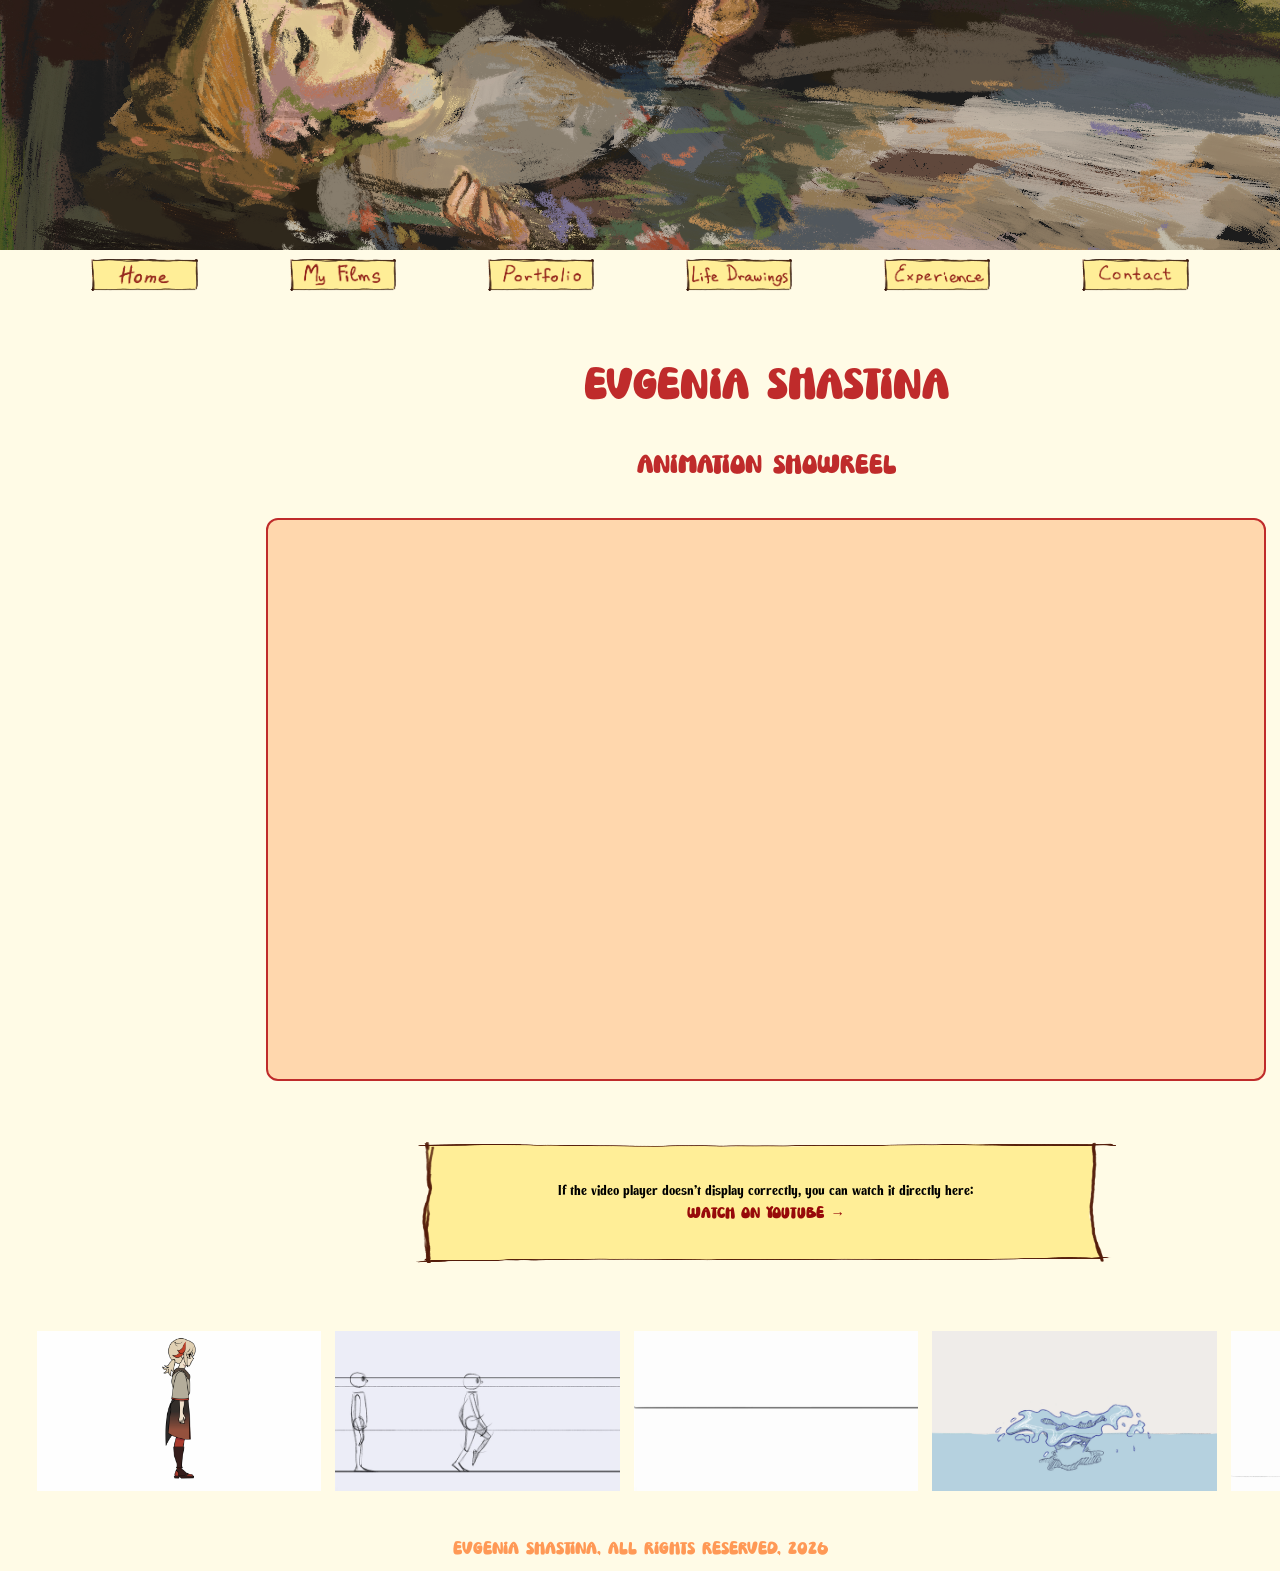
<file: index.html>
<!DOCTYPE html>
<html lang="en">
<head>
    <meta charset="UTF-8">
    <meta name="viewport" content="width=device-width, initial-scale=1.0">
    <title>Evgenia Shastina</title>
</head>
<body>
    <div id="container">
    <!-- The header in the background -->
    <div id="header"></div>
    
    <!-- The navbar wrapper that becomes sticky -->
    <div id="headerArea">
        <nav id="navbar">
            <!-- Burger button (only shows on mobile) -->
            <button id="burger-btn" aria-label="Open menu">
                <span></span>
                <span></span>
                <span></span>
            </button>
            <!-- Desktop nav links (hidden on mobile) -->
            <ul id="nav-menu">
                <li><a href="index.html"><img src="images/home_button.PNG"
                    onmouseover="this.src='images/Home.GIF'" 
                    onmouseout="this.src='images/home_button.PNG'" 
                    alt="Home"></a></li>
                <li><a href="myFilms.html"><img src="images/MyFilms_button.PNG"
                    onmouseover="this.src='images/MyFilms.GIF'" 
                    onmouseout="this.src='images/MyFilms_button.PNG'" 
                    alt="My Films"></a></li>
                <li><a href="portfolio.html"><img src="images/Portfolio_button.PNG"
                    onmouseover="this.src='images/Portfolio.GIF'" 
                    onmouseout="this.src='images/Portfolio_button.PNG'" 
                    alt="Portfolio"></a></li>
                <li><a href="lifeDrawings.html"><img src="images/LifeDrawings_button.PNG" 
                    onmouseover="this.src='images/LifeDrawings.GIF'" 
                    onmouseout="this.src='images/LifeDrawings_button.PNG'" 
                    alt="Life Drawings"></a></li>
                <li><a href="experience.html"><img src="images/Experience_button.PNG" 
                    onmouseover="this.src='images/Experience.GIF'" 
                    onmouseout="this.src='images/Experience_button.PNG'" 
                    alt="Experience"></a></li>
                <li><a href="contact.html"><img src="images/Contact_button.PNG"
                    onmouseover="this.src='images/Contact.GIF'" 
                    onmouseout="this.src='images/Contact_button.PNG'" 
                    alt="Contact"></a></li>
            </ul>
            <!-- Mobile dropdown menu (shown when burger is clicked) -->
            <div id="mobile-dropdown">
                <ul>
                    <li><a href="index.html"><img src="images/home_button.PNG" alt="Home"></a></li>
                    <li><a href="myFilms.html"><img src="images/MyFilms_button.PNG" alt="My Films"></a></li>
                    <li><a href="portfolio.html"><img src="images/Portfolio_button.PNG" alt="Portfolio"></a></li>
                    <li><a href="lifeDrawings.html"><img src="images/LifeDrawings_button.PNG" alt="Life Drawings"></a></li>
                    <li><a href="experience.html"><img src="images/Experience_button.PNG" alt="Experience"></a></li>
                    <li><a href="contact.html"><img src="images/Contact_button.PNG" alt="Contact"></a></li>
                </ul>
            </div>
        </nav>
    </div>
    
    <div id="flex">
        <!-- Main body -->
        <main>
            <h1>Evgenia Shastina</h1>
            <h2>Animation Showreel</h2>
            
            <!-- Video Container -->
            <div class="video-container">
                <iframe 
                    src="https://www.youtube-nocookie.com/embed/Uxsc5-4vQyE?si=sQcTFtBdv7Q4F2e9" 
                    frameborder="0" 
                    allow="accelerometer; autoplay; clipboard-write; encrypted-media; gyroscope; picture-in-picture; web-share" 
                    referrerpolicy="strict-origin-when-cross-origin" 
                    allowfullscreen>
                </iframe>
            </div>
            
            <!-- Video Info / Direct Link -->
            <div class="video-info">
                <p>If the video player doesn't display correctly, you can watch it directly here: 
                    <br>
                    <a href="https://youtu.be/Uxsc5-4vQyE?si=O2xMfCVcUNZhagKD" target="_blank" rel="noopener noreferrer">Watch on YouTube →</a>
                </p>
            </div>
            
            <!-- GIF belt area -->
            <div id="gif-belt">
                <!-- Replace the src placeholders below with your actual GIF paths -->
                <img src="images/kazuha.gif" alt="GIF 1">
                <img src="images/Walk_cycle_1_TC.gif" alt="GIF 2">
                <img src="images/space_line_Zhenya_New_Version_TC.gif" alt="GIF 3">
                <img src="images/Water_splash_Zhenya_TC.gif" alt="GIF 4">
                <img src="images/Dust_effect_Zhenya_TC.gif" alt="GIF 5">
            </div>
        </main>
    </div>
    <footer id="footer">Evgenia Shastina, All Rights Reserved, 2026</footer>
</div>

<!-- JavaScript -->
<script>
    /* Header blur on scroll */
    window.addEventListener('scroll', function() {
        const scrollY = window.scrollY;
        const header = document.getElementById('header');
        const blurValue = Math.min(scrollY / 25, 10);
        const scaleValue = 1 + (blurValue / 200);
        header.style.setProperty('--blur-amount', blurValue + 'px');
        header.style.setProperty('--scale-amount', scaleValue);
    });
    /* Burger menu toggle */
    const burgerBtn = document.getElementById('burger-btn');
    const mobileDropdown = document.getElementById('mobile-dropdown');
    burgerBtn.addEventListener('click', function() {
        burgerBtn.classList.toggle('open');
        mobileDropdown.classList.toggle('open');
    });
    /* Close dropdown when any link inside it is clicked */
    mobileDropdown.querySelectorAll('a').forEach(function(link) {
        link.addEventListener('click', function() {
            burgerBtn.classList.remove('open');
            mobileDropdown.classList.remove('open');
        });
    });
</script>

<!-- THIS IS THE CSS -->
<style>
    :root {
        --header-image: url('images/header.PNG');
        --content: #ffffff;
    }
    @font-face {
        font-family: Nunito;
        src: url('fonts/MarseilleFreeRegular-rvKW8.otf');
    }
    @font-face {
        font-family: Nunito;
        src: url('fonts/Bigbelow-gw60p.otf');
        font-weight: bold;
    }
    @font-face {
        font-family: Footer;
        src: url('fonts/Bigbelow-gw60p.otf');
        font-weight: bold;
    }
    body {
        font-family: 'Nunito', sans-serif;
        margin: 0;
        background-color: #fff4e6e7;
        background-size: 65px;
        color: #701212;
    }
    * {
        box-sizing: border-box;
    }
    #container {
        width: 100%;
        margin: 0;
        display: flex;
        flex-direction: column;
        min-height: 100vh;
    }
    #container a {
        color: #970a0a;
        font-weight: bold;
    }
    /* Fixed header behind all content */
    #header {
        position: fixed;
        top: 0;
        left: 0;
        width: 100%;
        height: 250px;
        z-index: 1;
        overflow: hidden;
    }
    #header::before {
        content: "";
        position: absolute;
        top: 0; left: 0; right: 0; bottom: 0;
        background-color: #ffffff;
        background-image: var(--header-image);
        background-size: cover;
        background-position: center;
        z-index: -1;
        filter: blur(var(--blur-amount, 0px));
        transform: scale(var(--scale-amount, 1));
        will-change: filter, transform;
    }
    /* Sticky navbar area */
    #headerArea {
        position: sticky;
        top: 0;
        z-index: 1000;
        margin-top: 250px;
    }
    /* Navbar container */
    #navbar {
        height: 50px;
        background-color: #fffbe6;
        width: 100%;
        display: flex;
        align-items: center;
        justify-content: center;
        position: relative;
    }
    /* Desktop: burger button hidden */
    #burger-btn {
        display: none;
    }
    /* Desktop: mobile dropdown hidden */
    #mobile-dropdown {
        display: none;
    }
    /* Desktop nav list: horizontal row */
    #nav-menu {
        display: flex;
        padding: 0;
        margin: 0;
        list-style-type: none;
        justify-content: space-evenly;
        align-items: center;
        width: 100%;
        height: 100%;
    }
    #nav-menu li {
        padding-top: 0;
    }
    #nav-menu li a {
        color: #ffffff;
        font-weight: 800;
        text-decoration: none;
    }
    #nav-menu li a:hover {
        text-decoration: underline;
    }
    #nav-menu li a img {
        display: block;
        border: none;
        max-height: 32px;
        transition: transform 0.2s ease;
    }
    #nav-menu li a img:hover {
        transform: scale(1.08);
    
    }
    /* Main content flex wrapper */
    #flex {
        display: flex;
        position: relative;
        z-index: 2;
        flex: 1;
    }
    main {
        background-color: #fffbe6;
        flex: 1;
        padding: 40px 20px;
        order: 2;
        display: flex;
        flex-direction: column;
        align-items: center;
        text-align: center;
    }
    footer {
        font-family: 'Footer';
        position: relative;
        z-index: 2;
        background-color: #fffbe6;
        width: 100%;
        height: 40px;
        padding: 10px;
        text-align: center;
        color: #ff9956;
    }
    h1, h2, h3 {
        color: #bf2b2b;
    }
    h1 { font-size: 40px; }
    strong { color: #523852; }
    .box {
        background-color: #ff5151;
        border: 1px solid #bf2b2b;
        padding: 10px;
    }
    .video-container {
        position: relative;
        width: 95%;
        max-width: 1000px;
        aspect-ratio: 16 / 9;
        margin: 20px auto;
        border-radius: 12px;
        overflow: hidden;
        border: 2px solid #bf2b2b;
        background-color: #ffd7ad;
    }
    .video-container iframe {
        position: absolute;
        top: 0; left: 0;
        width: 100%; height: 100%;
    }
    .video-info {
        margin-top: 15px;
        font-size: 0.9em;
        color: #000;
        line-height: 1.6;
        width: 95%;
        max-width: 1000px;
        background-image: url('images/experience/Text_box.png'); /* The hand drawn outline image */
            background-size: 70% 70%; /* Stretches exactly to the text size */
            background-repeat: no-repeat;
            background-position: center;
            padding: 50px 40px; /* Space inside the box so text doesn't touch the drawn borders */
    }
    .video-info a,
.video-info a:visited,
.video-info a:hover,
.video-info a:active {
    color: #000;
    text-decoration: none; /* optional */
    font-weight: bold;
}
    
    /* GIF belt below the video */
    #gif-belt {
        width: calc(100% + 20px); /* Expands out of the main 20px padding to touch screen edges */
        margin-top: 40px;
        gap: 10px;
        padding: 0 15px;
        margin-left: auto;
        margin-right: auto;
        display: flex;
        overflow-x: auto;
        -webkit-overflow-scrolling: touch; /* Smooth scrolling on iOS */
        scrollbar-width: none; /* Hide scrollbar for Firefox */
        -ms-overflow-style: none; /* Hide scrollbar for IE/Edge */
    }
    #gif-belt::-webkit-scrollbar {
        display: none; /* Hide scrollbar for Chrome, Safari, and Opera */
    }
    #gif-belt img {
        height: 160px; /* Adjust this height as needed to make the belt larger or smaller */
        width: auto;
        flex-shrink: 0;
        margin-left: auto;
        margin-right: auto;
    }

    /* ============================================================ */
    /* MOBILE ONLY - Everything below applies to phones only        */
    /* ============================================================ */
    @media only screen and (max-width: 800px) {
        /* Smaller header on phones */
        main { padding: 40px 20px; }
        #header {
            height: 150px;
            overflow:hidden;
        }
        #headerArea {
            margin-top: 149px;
        }
        /* Navbar: align burger to the right */
        #navbar {
            height: 50px;
            justify-content: flex-end;
            padding: 0 15px;
        }
        /* Hide desktop nav links on mobile */
        #nav-menu {
            display: none;
        }
        /* Show and style the burger button */
        #burger-btn {
            display: flex;
            flex-direction: column;
            justify-content: space-between;
            width: 28px;
            height: 20px;
            background: none;
            border: none;
            cursor: pointer;
            padding: 0;
            z-index: 1100;
        }
        /* The three burger lines */
        #burger-btn span {
            display: block;
            width: 100%;
            height: 3px;
            background-color: #ff9956;
            border-radius: 3px;
            transition: transform 0.3s ease, opacity 0.3s ease;
        }
        /* Burger animates into an X when open */
        #burger-btn.open span:nth-child(1) {
            transform: translateY(8.5px) rotate(45deg);
        }
        #burger-btn.open span:nth-child(2) {
            opacity: 0;
        }
        #burger-btn.open span:nth-child(3) {
            transform: translateY(-8.5px) rotate(-45deg);
        }
        /* Dropdown panel: slides down from navbar */
        #mobile-dropdown {
            display: block;
            position: absolute;
            top: 50px;
            right: 0;
            width: 220px;
            background-color: rgba(255, 255, 255, 0.97);
            z-index: 1050;
            /* Collapsed by default */
            max-height: 0;
            overflow: hidden;
            transition: max-height 0.35s ease, padding 0.35s ease;
        }
        /* Expanded when .open class is added by JavaScript */
        #mobile-dropdown.open {
            max-height: 500px;
            padding: 10px 0;
        }
        /* Dropdown list */
        #mobile-dropdown ul {
            list-style: none;
            margin: 0;
            padding: 0;
            display: flex;
            flex-direction: column;
            align-items: center;
            gap: 15px;
        }
        #mobile-dropdown li {
            width: 80%;
            display: flex;
            justify-content: center;
        }
        #mobile-dropdown li a img {
            max-width: 100%;
            max-height: 30px;
            height: auto;
            margin: 0 auto;
            transition: transform 0.2s ease;
        }
        #mobile-dropdown li a img:hover {
            transform: scale(1.08);
        }
        /* Stack layout vertically */
        #flex {
            flex-direction: column;
        }
        main {
            padding: 20px 10px;
        }
        .video-container {
            width: 100%;
            border-radius: 8px;
        }
        .video-info{
    background-size: 100% 100%;
    padding: 35px 22px;
    font-size: 0.85rem;
    line-height: 1.5;
}
        
        #gif-belt {
            width: calc(100% + 20px); /* Expands out of the main 10px padding */
        }
        #gif-belt img {
            height: 120px; /* Slightly smaller height for mobile screens */
        }
        
        footer {
            font-size: 80%;
            margin-top: auto;
        }
    }
</style>
</body>
</html>
</file>
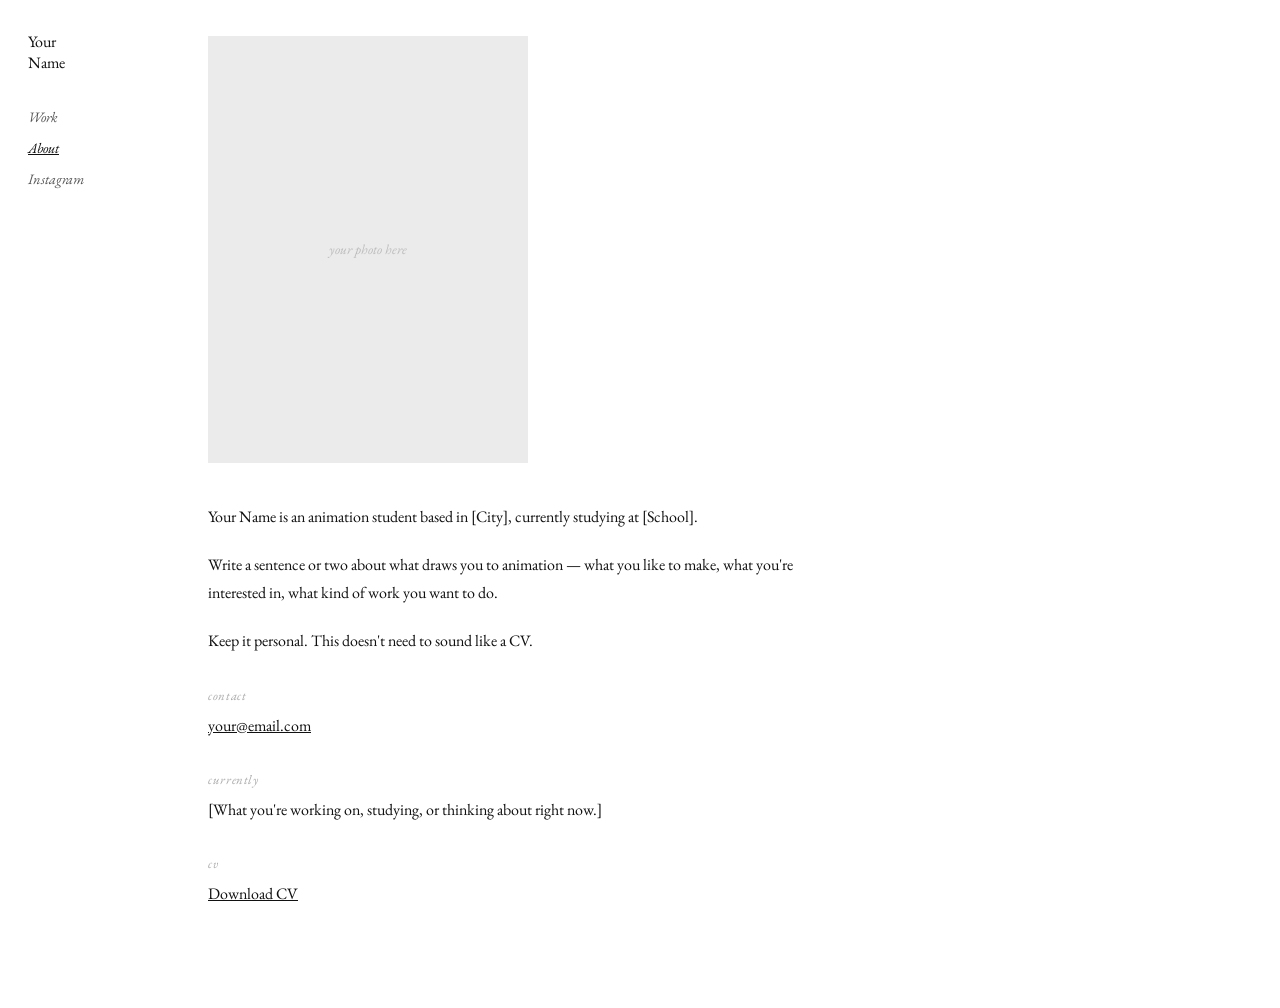
<file: about.html>
<!DOCTYPE html>
<html lang="en">
<head>
  <meta charset="UTF-8" />
  <meta name="viewport" content="width=device-width, initial-scale=1.0" />
  <title>About — Your Name</title>
  <link href="https://fonts.googleapis.com/css2?family=EB+Garamond:ital,wght@0,400;0,500;1,400;1,500&display=swap" rel="stylesheet" />
  <link rel="stylesheet" href="style.css" />
</head>
<body>

<div class="layout">

  <!-- ══ SIDEBAR ══ -->
  <aside>
    <a href="index.html" class="logo-name">Your<br>Name</a>

    <nav>
      <ul>
        <li><a href="index.html">Work</a></li>
        <li><a href="about.html" class="active">About</a></li>
        <li><a href="https://instagram.com/" target="_blank">Instagram</a></li>
      </ul>
    </nav>
  </aside>

  <!-- ══ CONTENT ══ -->
  <div class="content">
    <div class="about-content">

      <!-- PHOTO
           Replace the placeholder with your photo:
           <img src="images/photo.jpg" alt="Your Name" class="about-photo"> -->
      <div class="about-photo-placeholder">your photo here</div>

      <!-- BIO — write freely, no rules on length -->
      <p>
        Your Name is an animation student based in [City],
        currently studying at [School].
      </p>
      <p>
        Write a sentence or two about what draws you to animation —
        what you like to make, what you're interested in, what kind
        of work you want to do.
      </p>
      <p>
        Keep it personal. This doesn't need to sound like a CV.
      </p>

      <!-- CONTACT -->
      <h2>contact</h2>
      <p>
        <a href="mailto:your@email.com">your@email.com</a>
      </p>

      <!-- Add more sections by copying the <h2> + <p> pattern.
           For example: -->

      <h2>currently</h2>
      <p>
        [What you're working on, studying, or thinking about right now.]
      </p>

      <h2>cv</h2>
      <p>
        <!-- Link to a PDF of your CV, or just list a few things -->
        <a href="files/cv.pdf">Download CV</a>
      </p>

    </div>
  </div>

</div>

</body>
</html>
</file>
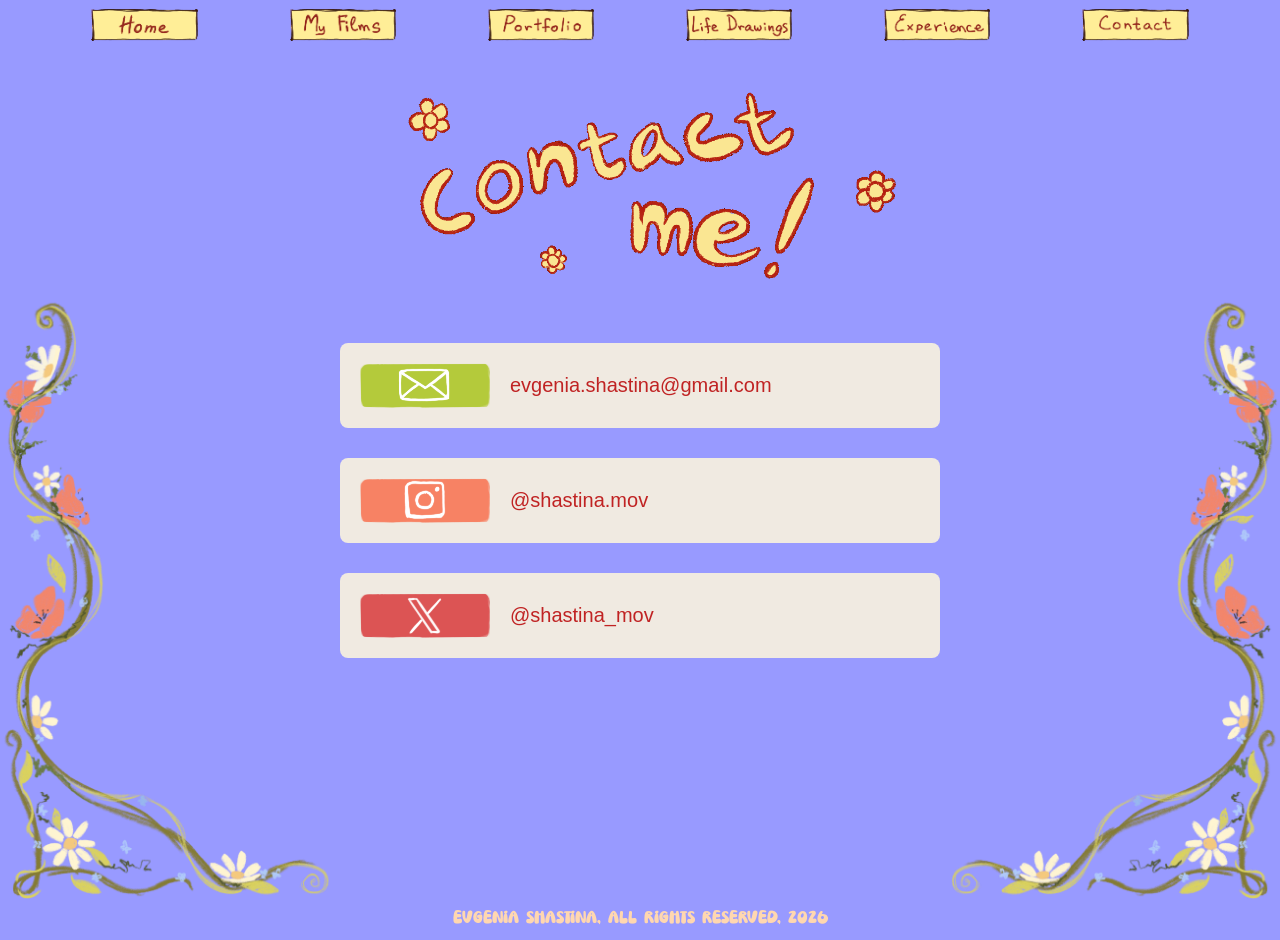
<file: contact.html>
<!DOCTYPE html>
<html lang="en">
<head>
    <meta charset="UTF-8">
    <meta name="viewport" content="width=device-width, initial-scale=1.0">
    <title>Portfolio – Evgenia Shastina</title>
    <style>
        @font-face {
        font-family: Footer;
        src: url('fonts/Bigbelow-gw60p.otf');
        font-weight: bold;
    }
        * {
            margin: 0;
            padding: 0;
            box-sizing: border-box;
        }

        body {
            font-family: Arial, sans-serif;
        }

        #container {
            display: flex;
            width: 100%;
            height: auto;
            flex-direction: column;
            min-height: 100vh;
        }

        /* ======================== */
        /* NAVBAR                   */
        /* ======================== */
        #headerArea {
            position: sticky;
            top: 0;
            z-index: 1000;
        }

        #navbar {
            height: 50px;
            background-color: #989aff;
            width: 100%;
            display: flex;
            align-items: center;
            justify-content: center;
            position: relative;
        }

        /* Desktop: burger and dropdown hidden */
        #burger-btn {
            display: none;
        }

        #mobile-dropdown {
            display: none;
        }

        #nav-menu {
            display: flex;
            list-style: none;
            justify-content: space-evenly;
            align-items: center;
            width: 100%;
            height: 100%;
            padding: 0;
            margin: 0;
        }

        #nav-menu li a img {
            display: block;
            max-height: 32px;
            border: none;
            transition: transform 0.2s ease;
        }

        #nav-menu li a img:hover {
            transform: scale(1.08);
        }

        /* ======================== */
        /* MAIN CONTENT            */
        /* ======================== */
        main {
            flex: 1;
            display: flex;
            flex-direction: column;
            align-items: center;
            background-color: #989aff;
        }

        #img-responsive {
            width: 100%;
            display: flex;
            justify-content: center;
            margin: 40px 0;
        }

        #img-responsive img {
            max-width: 50%;
            height: auto;
            object-fit: fill;
        }

        /* ======================== */
        /* CONTACT LIST STYLING    */
        /* ======================== */
        #body {
            display: flex;
            flex-direction: column;
            gap: 30px;
            padding: 0;
            list-style: none;
            width: 100%;
            max-width: 600px;
            margin: 0 auto 40px auto;
        }

        #body li {
            display: flex;
            align-items: center;
            gap: 20px;
            padding: 20px;
            background-color: #f0eae1;
            border-radius: 8px;
            transition: all 0.3s ease;
        }

        #body li:hover {
            background-color: #f0f0f0;
            transform: translateX(10px);
        }

        #body li a {
            display: flex;
            align-items: center;
            justify-content: center;
            flex-shrink: 0;
        }

        #body li a img {
            width: 100%;
            height: auto;
            object-fit: contain;
            transition: transform 0.2s ease;
        }

        #body li a img:hover {
            transform: scale(1.1);
        }

        #body li p {
            src: url('fonts/MarseilleFreeRegular-rvKW8.otf');
            font-size: 20px;
            color: #c02323;
            margin: 0;
            transition: color 0.2s ease;
        }

        #body li:hover p {
            color: #ff9956;
        }

        .flower-img-bottom {
            position: absolute;
             z-index: 0;
             bottom: 0;
             right: 0;
             margin-top: auto;
             margin-left: auto;
             width: auto;
             max-width: 48%; 
            pointer-events: none;
            }
            .flower-img-bottom-left {
            position: absolute;
            transform: scaleX(-1);
             z-index: 0;
             bottom: 0;
             left: 0;
             margin-top: auto;
             margin-left: auto;
             width: auto;
             max-width: 48%; 
            pointer-events: none;
            }

        /* ======================== */
        /* FOOTER                  */
        /* ======================== */
        #footer {
            font-family: 'Footer';
            background-color: #989aff;
            width: 100%;
            height: 40px;
            padding: 10px;
            text-align: center;
            color: #ffd7b0;
            margin-top: auto;
        }

        /* ============================================= */
        /* MOBILE ONLY                                   */
        /* ============================================= */
        @media only screen and (max-width: 800px) {
            /* Navbar: burger on the right */
            #navbar {
                justify-content: flex-end;
                padding: 0 15px;
            }

            /* Hide desktop links on mobile */
            #nav-menu {
                display: none;
            }

            /* Show burger button */
            #burger-btn {
                display: flex;
                flex-direction: column;
                justify-content: space-between;
                width: 28px;
                height: 20px;
                background: none;
                border: none;
                cursor: pointer;
                padding: 0;
                z-index: 1100;
            }

            #burger-btn span {
                display: block;
                width: 100%;
                height: 3px;
                background-color: #ff9956;
                border-radius: 3px;
                transition: transform 0.3s ease, opacity 0.3s ease;
            }

            #burger-btn.open span:nth-child(1) {
                transform: translateY(8.5px) rotate(45deg);
            }

            #burger-btn.open span:nth-child(2) {
                opacity: 0;
            }

            #burger-btn.open span:nth-child(3) {
                transform: translateY(-8.5px) rotate(-45deg);
            }

            /* Mobile dropdown */
            #mobile-dropdown {
                display: block;
                position: absolute;
                top: 50px;
                right: 0;
                width: 220px;
                background-color: rgba(255, 255, 255, 0.97);
                z-index: 1050;
                max-height: 0;
                overflow: hidden;
                transition: max-height 0.35s ease, padding 0.35s ease;
            }

            #mobile-dropdown.open {
                max-height: 500px;
                padding: 10px 0;
            }

            #mobile-dropdown ul {
                list-style: none;
                margin: 0;
                padding: 0;
                display: flex;
                flex-direction: column;
                align-items: center;
                gap: 15px;
            }

            #mobile-dropdown li {
                width: 80%;
                display: flex;
                justify-content: center;
            }

            #mobile-dropdown li a img {
                max-width: 100%;
                max-height: 30px;
                height: auto;
                margin: 0 auto;
            }

            #img-responsive img {
                max-width: 90%;
                height: auto;
            }

            #body {
                max-width: 85%;
                gap: 20px;
                padding: 0 15px;
            }

            #body li {
                padding: 15px;
                gap: 15px;
                flex-direction: column;
                text-align: center;
            }

            #body li a img {
                width: 100%;
                height: auto;
            }

            #body li p {
                font-size: 20px;
            }
            .flower-img-bottom {
            display: none;
            }
            .flower-img-bottom-left {
            position: absolute;
            transform: scaleX(-1);
             z-index: 0;
             top: -5;
             margin-bottom: auto;
             left: 0;
             margin-right: auto;
             width: auto;
             max-width: 100%;
            pointer-events: none;
            }
            html,
body {
    width: 100%;
    overflow-x: hidden;
    background: #989aff;
}
footer {
            margin-top: auto;
        }
            
        }
    </style>
</head>
<body>
    <div id="container">
        <!-- NAVBAR -->
        <div id="headerArea">
            <nav id="navbar">
                <!-- Burger button (mobile only) -->
                <button id="burger-btn" aria-label="Open menu">
                    <span></span>
                    <span></span>
                    <span></span>
                </button>

                <!-- Desktop nav links -->
                <ul id="nav-menu">
                    <li><a href="index.html"><img src="images/home_button.PNG"
                        onmouseover="this.src='images/Home.GIF'" 
                        onmouseout="this.src='images/home_button.PNG'" 
                        alt="Home"></a></li>
                    <li><a href="myFilms.html"><img src="images/MyFilms_button.PNG"
                        onmouseover="this.src='images/MyFilms.GIF'" 
                        onmouseout="this.src='images/MyFilms_button.PNG'" 
                        alt="My Films"></a></li>
                    <li><a href="portfolio.html"><img src="images/Portfolio_button.PNG"
                        onmouseover="this.src='images/Portfolio.GIF'" 
                        onmouseout="this.src='images/Portfolio_button.PNG'" 
                        alt="Portfolio"></a></li>
                    <li><a href="lifeDrawings.html"><img src="images/LifeDrawings_button.PNG" 
                        onmouseover="this.src='images/LifeDrawings.GIF'" 
                        onmouseout="this.src='images/LifeDrawings_button.PNG'" 
                        alt="Life Drawings"></a></li>
                    <li><a href="experience.html"><img src="images/Experience_button.PNG" 
                        onmouseover="this.src='images/Experience.GIF'" 
                        onmouseout="this.src='images/Experience_button.PNG'" 
                        alt="Experience"></a></li>
                    <li><a href="contact.html"><img src="images/Contact_button.PNG"
                        onmouseover="this.src='images/Contact.GIF'" 
                        onmouseout="this.src='images/Contact_button.PNG'" 
                        alt="Contact"></a></li>
                </ul>

                <!-- Mobile dropdown -->
                <div id="mobile-dropdown">
                    <ul>
                        <li><a href="index.html"><img src="images/home_button.PNG" alt="Home"></a></li>
                        <li><a href="myFilms.html"><img src="images/MyFilms_button.PNG" alt="My Films"></a></li>
                        <li><a href="portfolio.html"><img src="images/Portfolio_button.PNG" alt="Portfolio"></a></li>
                        <li><a href="lifeDrawings.html"><img src="images/LifeDrawings_button.PNG" alt="Life Drawings"></a></li>
                        <li><a href="experience.html"><img src="images/Experience_button.PNG" alt="Experience"></a></li>
                        <li><a href="contact.html"><img src="images/Contact_button.PNG" alt="Contact"></a></li>
                    </ul>
                </div>
            </nav>
        </div>

        <!-- MAIN CONTENT -->
        <main>
            <!-- Contact Title -->
            <div id="img-responsive">
                <img src="images/ContactMeYellow.gif" alt="contact-me">
            </div>

            <!-- Contact List -->
            <ul id="body">
                <li>
                    <a href="mailto:evgenia.shastina@gmail.com">
                        <img src="images/emaillogo.png" alt="Email">
                    </a>
                    <p>evgenia.shastina@gmail.com</p>
                </li>

                <li>
                    <a href="https://www.instagram.com/shastina.mov/">
                        <img src="images/instalogo.png" alt="Instagram">
                    </a>
                    <p>@shastina.mov</p>
                </li>

                <li>
                    <a href="https://x.com/shastina_mov?s=20">
                        <img src="images/twitterlogo (1).png" alt="Twitter">
                    </a>
                    <p>@shastina_mov</p>
                </li>
            </ul>
            <img class="flower-img-bottom-left" 
            src="images/Flower_corner.png" >
            <img class="flower-img-bottom" 
            src="images/Flower_corner.png" >
            
        </main>

        </div>
    <footer id="footer">Evgenia Shastina, All Rights Reserved, 2026</footer>
    </div>

    <!-- JAVASCRIPT -->
    <script>
        /* Burger menu toggle */
        const burgerBtn = document.getElementById('burger-btn');
        const mobileDropdown = document.getElementById('mobile-dropdown');
        
        burgerBtn.addEventListener('click', function() {
            burgerBtn.classList.toggle('open');
            mobileDropdown.classList.toggle('open');
        });

        mobileDropdown.querySelectorAll('a').forEach(function(link) {
            link.addEventListener('click', function() {
                burgerBtn.classList.remove('open');
                mobileDropdown.classList.remove('open');
            });
        });
    </script>
</body>
</html>
</file>
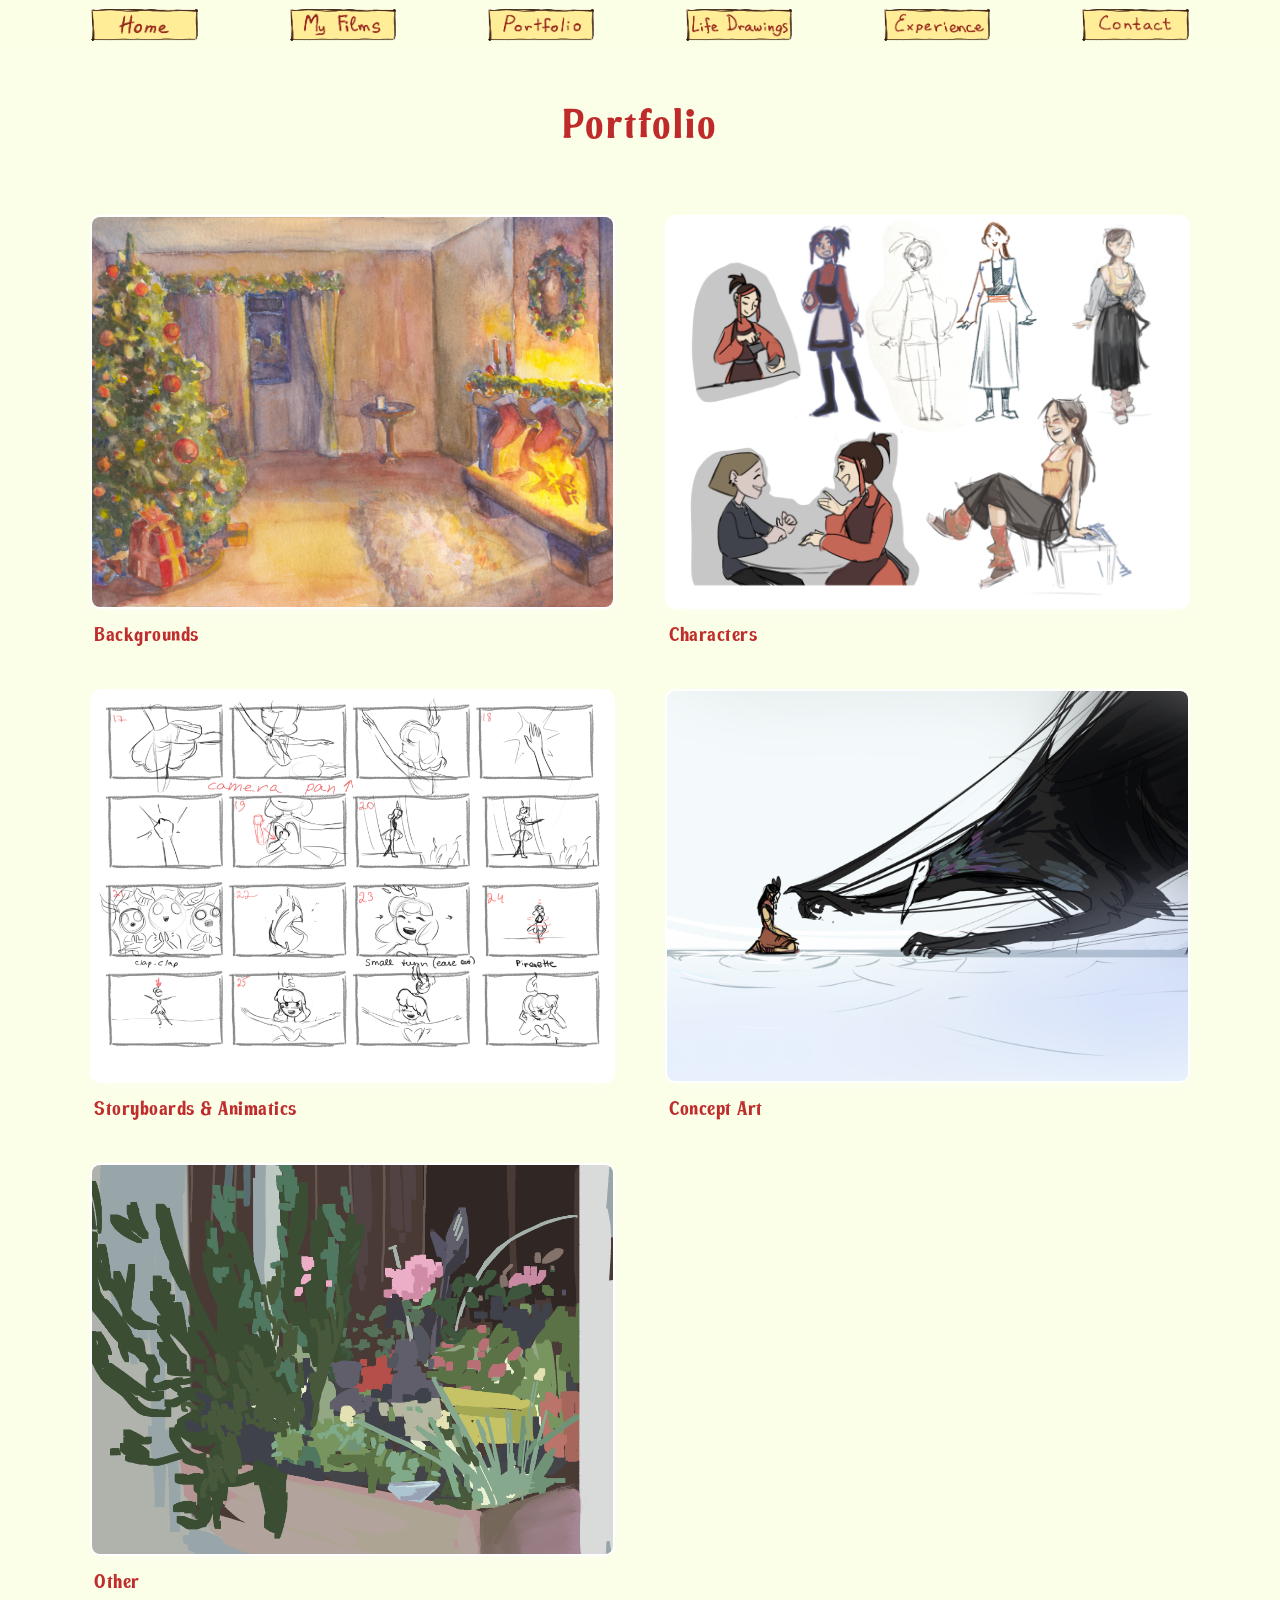
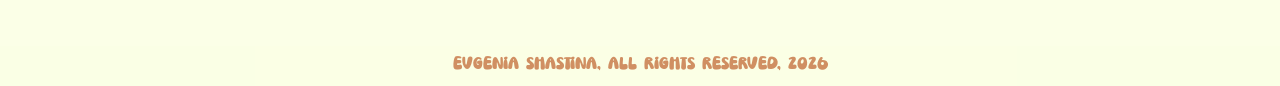
<file: portfolio.html>
<!DOCTYPE html>
<html lang="en">
<head>
    <meta charset="UTF-8">
    <meta name="viewport" content="width=device-width, initial-scale=1.0">
    <title>Portfolio – Evgenia Shastina</title>
</head>
<body>
<div id="container">
    <!-- NAVBAR (same as index.html, no header above it) -->
     <div id="headerArea">
        <nav id="navbar">
            <button id="burger-btn" aria-label="Open menu">
                <span></span>
                <span></span>
                <span></span>
            </button>
            <ul id="nav-menu">
                    <li><a href="index.html"><img src="images/home_button.PNG"
                        onmouseover="this.src='images/Home.GIF'" 
                        onmouseout="this.src='images/home_button.PNG'" 
                        alt="Home"></a></li>
                    <li><a href="myFilms.html"><img src="images/MyFilms_button.PNG"
                        onmouseover="this.src='images/MyFilms.GIF'" 
                        onmouseout="this.src='images/MyFilms_button.PNG'" 
                        alt="My Films"></a></li>
                    <li><a href="portfolio.html"><img src="images/Portfolio_button.PNG"
                        onmouseover="this.src='images/Portfolio.GIF'" 
                        onmouseout="this.src='images/Portfolio_button.PNG'" 
                        alt="Portfolio"></a></li>
                    <li><a href="lifeDrawings.html"><img src="images/LifeDrawings_button.PNG" 
                        onmouseover="this.src='images/LifeDrawings.GIF'" 
                        onmouseout="this.src='images/LifeDrawings_button.PNG'" 
                        alt="Life Drawings"></a></li>
                    <li><a href="experience.html"><img src="images/Experience_button.PNG" 
                        onmouseover="this.src='images/Experience.GIF'" 
                        onmouseout="this.src='images/Experience_button.PNG'" 
                        alt="Experience"></a></li>
                    <li><a href="contact.html"><img src="images/Contact_button.PNG"
                        onmouseover="this.src='images/Contact.GIF'" 
                        onmouseout="this.src='images/Contact_button.PNG'" 
                        alt="Contact"></a></li>
                </ul>
            <div id="mobile-dropdown">
                <ul>
                        <li><a href="index.html"><img src="images/home_button.PNG" alt="Home"></a></li>
                        <li><a href="myFilms.html"><img src="images/MyFilms_button.PNG" alt="My Films"></a></li>
                        <li><a href="portfolio.html"><img src="images/Portfolio_button.PNG" alt="Portfolio"></a></li>
                        <li><a href="lifeDrawings.html"><img src="images/LifeDrawings_button.PNG" alt="Life Drawings"></a></li>
                        <li><a href="experience.html"><img src="images/Experience_button.PNG" alt="Experience"></a></li>
                        <li><a href="contact.html"><img src="images/Contact_button.PNG" alt="Contact"></a></li>
                    </ul>
            </div>
        </nav>
    </div>
    <!-- MAIN CONTENT -->
    <main>
        <!-- Portfolio Title -->
        <div id="portfolio-title">
            <h1>Portfolio</h1>
        </div>
        <!-- Gallery Grid -->
        <div id="gallery-grid">
            <!-- Card 1: Backgrounds -->
            <a href="backgrounds.html" class="gallery-card" 
               data-images="images/bg/OpenHouse.png, images/bg/Test assignment .png, images/bg/kupala top view.png">
                <div class="card-image-wrapper">
                    <img class="card-img" src="images/bg/LivingRoom.jpg" alt="Backgrounds">
                    <div class="card-overlay">
                        <span>View Gallery →</span>
                    </div>
                </div>
                <div class="card-label">Backgrounds</div>
            </a>
            <!-- Card 2: Characters -->
            <a href="characters.html" class="gallery-card"
               data-images="images/characters/K dev.png, images/characters/IVANA_KUPALA dev.png, images/characters/VIKA turnaround 1.png">
                <div class="card-image-wrapper">
                    <img class="card-img" src="images/characters/K dev.png" alt="Characters">
                    <div class="card-overlay">
                        <span>View Gallery →</span>
                    </div>
                </div>
                <div class="card-label">Characters</div>
            </a>
            <!-- Card 3: Storyboards -->
            <a href="storyboards.html" class="gallery-card"
               data-images="images/storyboard/Candle Girl thumbnail page 3.png">
                <div class="card-image-wrapper">
                    <img class="card-img" src="images/storyboard/Candle Girl thumbnail page 3.png" alt="Storyboards">
                    <div class="card-overlay">
                        <span>View Gallery →</span>
                    </div>
                </div>
                <div class="card-label">Storyboards & Animatics</div>
            </a>
            <!-- Card 4: Concept Art -->
            <a href="concept.html" class="gallery-card"
               data-images="images/concept/concept1.png, images/concept/concept3.png,  images/concept/Mood thumbnails (1).png,images/concept/Kupala concept 2.png">
                <div class="card-image-wrapper">
                    <img class="card-img" src="images/concept/concept1.png" alt="Concept Art">
                    <div class="card-overlay">
                        <span>View Gallery →</span>
                    </div>
                </div>
                <div class="card-label">Concept Art</div>
            </a>
        <!-- Card 5: Other -->
            <a href="other.html" class="gallery-card"
               data-images="images/other/Env1.png, images/other/Untitled_Artwork 6 (2).png, images/other/20250526_211022.jpg">
                <div class="card-image-wrapper">
                    <img class="card-img" src="images/other/Env1.png" alt="Other">
                    <div class="card-overlay">
                        <span>View Gallery →</span>
                    </div>
                </div>
                <div class="card-label">Other</div>
            </a>
        </div><!-- end gallery-grid -->
    </main>
    </div>
    <footer id="footer">Evgenia Shastina, All Rights Reserved, 2026</footer>
</div>
<!-- JAVASCRIPT -->
<script>
    /* Burger menu toggle */
    const burgerBtn = document.getElementById('burger-btn');
    const mobileDropdown = document.getElementById('mobile-dropdown');
    burgerBtn.addEventListener('click', function() {
        burgerBtn.classList.toggle('open');
        mobileDropdown.classList.toggle('open');
    });
    mobileDropdown.querySelectorAll('a').forEach(function(link) {
        link.addEventListener('click', function() {
            burgerBtn.classList.remove('open');
            mobileDropdown.classList.remove('open');
        });
    });
    /* Hover slideshow for each gallery card */
    document.querySelectorAll('.gallery-card').forEach(function(card) {
        /* Read the list of images from the data-images attribute */
        const images = card.getAttribute('data-images').split(',');
        const img = card.querySelector('.card-img');
        let currentIndex = 0;
        let slideshowInterval = null;
        /* When mouse enters the card, start cycling through images */
        card.addEventListener('mouseenter', function() {
            if (images.length < 2) return; /* Only slide if there are multiple images */
            slideshowInterval = setInterval(function() {
                currentIndex = (currentIndex + 1) % images.length;
                img.style.opacity = '0'; /* Fade out */
                setTimeout(function() {
                    img.src = images[currentIndex].trim();
                    img.style.opacity = '1'; /* Fade in */
                }, 200);
            }, 900); /* Changes image every 900ms */
        });
        /* When mouse leaves the card, stop slideshow and reset to first image */
        card.addEventListener('mouseleave', function() {
            clearInterval(slideshowInterval);
            currentIndex = 0;
            img.style.opacity = '0';
            setTimeout(function() {
                img.src = images[0].trim();
                img.style.opacity = '1';
            }, 200);
        });
    });
</script>
<!-- CSS -->
<style>
    :root {
        --body-bg-image: #ffffff;
    }
    @font-face {
        font-family: Nunito;
        src: url('fonts/MarseilleFreeRegular-rvKW8.otf');
    }
    @font-face {
        font-family: Nunito;
        src: url('fonts/MarseilleFreeRegular-rvKW8.otf');
        font-weight: bold;
    }
    @font-face {
        font-family: Nunito;
        src: url('fonts/MarseilleFreeRegular-rvKW8.otf');
        font-style: italic;
    }
    @font-face {
        font-family: Nunito;
        src: url('fonts/MarseilleFreeRegular-rvKW8.otf');
        font-style: italic;
        font-weight: bold;
    }
    @font-face {
        font-family: Footer;
        src: url('fonts/Bigbelow-gw60p.otf');
        font-weight: bold;
    }
    * {
        box-sizing: border-box;
        margin: 0;
        padding: 0;
    }
    body {
        font-family: 'Nunito', sans-serif;
        background-color: #fbffe6ee;
        background-image: var(--body-bg-image);
        background-size: 65px;
        color: #ffffff;
        min-height: 100vh;
    }
    #container {
        width: 100%;
        display: flex;
        flex-direction: column;
        min-height: 100vh;
    }
    /* ======================== */
    /* NAVBAR                   */
    /* ======================== */
    #headerArea {
        position: sticky;
        top: 0;
        z-index: 1000;
        /* No margin-top here because there is no header image on this page */
    }
    #navbar {
        height: 50px;
        background-color: #fbffe6ee;
        width: 100%;
        display: flex;
        align-items: center;
        justify-content: center;
        position: relative;
    }
    /* Desktop: burger and dropdown hidden */
    #burger-btn {
        display: none;
    }
    #mobile-dropdown {
        display: none;
    }
    #nav-menu {
        display: flex;
        list-style: none;
        justify-content: space-evenly;
        align-items: center;
        width: 100%;
        height: 100%;
        padding: 0;
        margin: 0;
    }
    #nav-menu li a img {
        display: block;
        max-height: 32px;
        border: none;
        transition: transform 0.2s ease;
    }
    #nav-menu li a img:hover {
        transform: scale(1.08);
    }
    /* ======================== */
    /* MAIN CONTENT             */
    /* ======================== */
    main {
        flex: 1;
        padding: 50px 40px;
        display: flex;
        flex-direction: column;
        align-items: center;
    }
    /* Portfolio Title Section */
    #portfolio-title {
        text-align: center;
        margin-bottom: 50px;
    }
    #portfolio-title h1 {
        font-size: 42px;
        color: #bf2b2b;
        letter-spacing: 2px;
        margin-bottom: 10px;
    }
    #portfolio-title p {
        font-size: 15px;
        color: #bf2b2b;
        opacity: 0.85;
    }
    /* ======================== */
    /* GALLERY GRID             */
    /* ======================== */
    #gallery-grid {
        display: grid;
        grid-template-columns: 1fr 1fr; /* 2 cards per row */
        gap: 40px 50px;                 /* row gap, column gap */
        width: 100%;
        max-width: 1100px;
    }
    /* Each gallery card is a clickable link */
    .gallery-card {
        text-decoration: none;
        display: flex;
        flex-direction: column;
        cursor: pointer;
    }
    /* The image box */
    .card-image-wrapper {
        position: relative;
        width: 100%;
        aspect-ratio: 4 / 3; /* Makes all cards the same proportional height */
        overflow: hidden;
        border-radius: 10px;
        border: 2px solid hsl(0, 0%, 100%);
        box-shadow: 0 6px 25px rgba(255, 255, 255, 0.3);
        background-color: #ffffff;
    }
    /* The image inside the card */
    .card-img {
        width: 100%;
        height: 100%;
        object-fit: cover;         /* Fills the box without stretching */
        display: block;
        transition: opacity 0.2s ease, transform 0.4s ease;
    }
    /* Slight zoom on hover */
    .gallery-card:hover .card-img {
        transform: scale(1.04);
    }
    /* Dark overlay with "View Gallery" text, fades in on hover */
    .card-overlay {
        position: absolute;
        top: 0; left: 0;
        width: 100%; height: 100%;
        background: rgba(255, 255, 255, 0.55);
        display: flex;
        align-items: center;
        justify-content: center;
        opacity: 0;
        transition: opacity 0.3s ease;
        border-radius: 8px;
    }
    .gallery-card:hover .card-overlay {
        opacity: 1;
    }
    .card-overlay span {
        color: #ffffff;
        font-size: 18px;
        font-weight: bold;
        letter-spacing: 1px;
        border: 2px solid #ffffff;
        padding: 10px 20px;
        border-radius: 6px;
        background-color: rgba(237, 100, 245, 0.2);
    }
    /* Category title below each card */
    .card-label {
        margin-top: 14px;
        font-size: 20px;
        font-weight: bold;
        color: #bf2b2b;
        text-align: left;
        padding-left: 4px;
        letter-spacing: 0.5px;
    }
    /* ======================== */
    /* FOOTER                   */
    /* ======================== */
    footer {
        font-family: 'Footer';
        background-color: #fbffe6ee;
        width: 100%;
        height: 40px;
        padding: 10px;
        text-align: center;
        color: #bf612b;
        opacity: 70%;
        margin-top: auto;
        font-size: medium;
    }
    /* ============================================= */
    /* MOBILE ONLY                                   */
    /* ============================================= */
    @media only screen and (max-width: 800px) {
        /* Navbar: burger on the right */
        #navbar {
            justify-content: flex-end;
            padding: 0 15px;
        }
        /* Hide desktop links on mobile */
        #nav-menu {
            display: none;
        }
        /* Show burger button */
        #burger-btn {
            display: flex;
            flex-direction: column;
            justify-content: space-between;
            width: 28px;
            height: 20px;
            background: none;
            border: none;
            cursor: pointer;
            padding: 0;
            z-index: 1100;
        }
        #burger-btn span {
            display: block;
            width: 100%;
            height: 3px;
            background-color: #ff9956;
            border-radius: 3px;
            transition: transform 0.3s ease, opacity 0.3s ease;
        }
        #burger-btn.open span:nth-child(1) {
            transform: translateY(8.5px) rotate(45deg);
        }
        #burger-btn.open span:nth-child(2) {
            opacity: 0;
        }
        #burger-btn.open span:nth-child(3) {
            transform: translateY(-8.5px) rotate(-45deg);
        }
        /* Mobile dropdown */
        #mobile-dropdown {
            display: block;
            position: absolute;
            top: 50px;
            right: 0;
            width: 220px;
            background-color: rgba(255, 255, 255, 0.925);
            z-index: 1050;
            max-height: 0;
            overflow: hidden;
            transition: max-height 0.35s ease, padding 0.35s ease;
        }
        #mobile-dropdown.open {
            max-height: 500px;
            padding: 10px 0;
        }
        #mobile-dropdown ul {
            list-style: none;
            margin: 0;
            padding: 0;
            display: flex;
            flex-direction: column;
            align-items: center;
            gap: 15px;
        }
        #mobile-dropdown li {
            width: 80%;
            display: flex;
            justify-content: center;
        }
        #mobile-dropdown li a img {
            max-width: 100%;
            max-height: 30px;
            height: auto;
            margin: 0 auto;
        }
        /* Stack gallery to 1 column on phones */
        #gallery-grid {
            grid-template-columns: 1fr;
            gap: 30px;
        }
        main {
            padding: 30px 15px;
        }
        #portfolio-title h1 {
            font-size: 30px;
        }
        .card-label {
            font-size: 18px;
        }
    }
</style>
</body>
</html>
</file>
<file: style.css>
/* ─────────────────────────────────────────
   PORTFOLIO STYLESHEET
   shared by index.html and about.html
───────────────────────────────────────── */

* { margin: 0; padding: 0; box-sizing: border-box; }

html, body {
  background: #fff;
  color: #111;
  font-family: 'EB Garamond', Georgia, serif;
  font-size: 16px;
  min-height: 100%;
}

a { color: inherit; text-decoration: none; }

/* ════════════════════════════════
   LAYOUT — sidebar + content
════════════════════════════════ */
.layout {
  display: flex;
  align-items: flex-start;
}

/* ── LEFT SIDEBAR ── */
aside {
  width: 180px;
  flex-shrink: 0;
  position: sticky;
  top: 0;
  height: 100vh;
  padding: 32px 24px 32px 28px;
  display: flex;
  flex-direction: column;
  gap: 32px;
}

/* Logo image — replace src with your own.
   If you don't have a logo, delete the <img>
   and keep just the name as text. */
.logo-img {
  display: block;
  width: 100%;
  max-width: 120px;
  height: auto;
}

.logo-name {
  font-size: 1rem;
  line-height: 1.3;
}

nav ul {
  list-style: none;
  display: flex;
  flex-direction: column;
  gap: 10px;
}

nav a {
  font-size: 0.9rem;
  font-style: italic;
  color: #555;
  line-height: 1.3;
}

nav a:hover,
nav a.active { color: #111; text-decoration: underline; }

/* ── MAIN CONTENT ── */
.content {
  flex: 1;
  min-width: 0;
}

/* ════════════════════════════════
   REEL / VIDEO — full width
════════════════════════════════ */
.reel-wrapper {
  padding: 32px 28px 40px;
}

.reel-embed {
  position: relative;
  width: 100%;
  padding-bottom: 56.25%; /* 16:9 */
  height: 0;
}

.reel-embed iframe,
.reel-embed video {
  position: absolute;
  top: 0; left: 0;
  width: 100%; height: 100%;
  border: none;
  display: block;
}

.reel-placeholder {
  width: 100%;
  aspect-ratio: 16/9;
  background: #e8e8e8;
  display: flex;
  align-items: center;
  justify-content: center;
  font-style: italic;
  color: #aaa;
  font-size: 0.95rem;
}

.reel-caption {
  padding: 8px 0 0 0;
  font-size: 0.85rem;
  font-style: italic;
  color: #555;
}

/* ════════════════════════════════
   PROJECT GRID
════════════════════════════════ */
.grid {
  column-count: 3;
  column-gap: 24px;
  padding: 36px 28px 80px;
}

@media (max-width: 960px) { .grid { column-count: 2; } }

.item { break-inside: avoid; margin-bottom: 36px; }

.item img { display: block; width: 100%; height: auto; }

.placeholder {
  width: 100%;
  background: #ebebeb;
  display: flex;
  align-items: center;
  justify-content: center;
  color: #bbb;
  font-style: italic;
  font-size: 0.85rem;
}
.placeholder.tall   { aspect-ratio: 3/4; }
.placeholder.wide   { aspect-ratio: 4/3; }
.placeholder.square { aspect-ratio: 1/1; }

.caption {
  margin-top: 7px;
  font-size: 0.85rem;
  font-style: italic;
  color: #555;
  line-height: 1.45;
}

/* ════════════════════════════════
   ABOUT PAGE
════════════════════════════════ */
.about-content {
  padding: 36px 28px 80px;
  max-width: 680px;
}

.about-photo {
  width: 100%;
  max-width: 320px;
  height: auto;
  display: block;
  margin-bottom: 40px;
  margin-top: 0;
}

.about-photo-placeholder {
  width: 100%;
  max-width: 320px;
  aspect-ratio: 3/4;
  background: #ebebeb;
  display: flex;
  align-items: center;
  justify-content: center;
  color: #bbb;
  font-style: italic;
  font-size: 0.85rem;
  margin-bottom: 40px;
  margin-top: 0;
}

.about-content p {
  font-size: 1rem;
  line-height: 1.8;
  margin-bottom: 1.2em;
  color: #111;
}

.about-content a {
  text-decoration: underline;
}

.about-content h2 {
  font-size: 0.8rem;
  font-weight: 400;
  font-style: italic;
  color: #aaa;
  letter-spacing: 0.05em;
  margin: 2.4em 0 0.6em;
  text-transform: lowercase;
}

/* ════════════════════════════════
   MOBILE
════════════════════════════════ */
@media (max-width: 640px) {
  .layout { flex-direction: column; }

  aside {
    width: 100%;
    height: auto;
    position: static;
    flex-direction: row;
    align-items: baseline;
    flex-wrap: wrap;
    padding: 20px 20px 16px;
    gap: 16px;
    border-bottom: 1px solid #e8e8e8;
  }

  .logo-img { max-width: 60px; }

  nav ul { flex-direction: row; flex-wrap: wrap; gap: 12px 20px; }

  .content { border-left: none; }

  .reel-wrapper { padding: 20px 20px 28px; }
  .grid { padding: 24px 20px 60px; column-count: 1; }
  .about-content { padding: 32px 20px 60px; }
}
</file>
